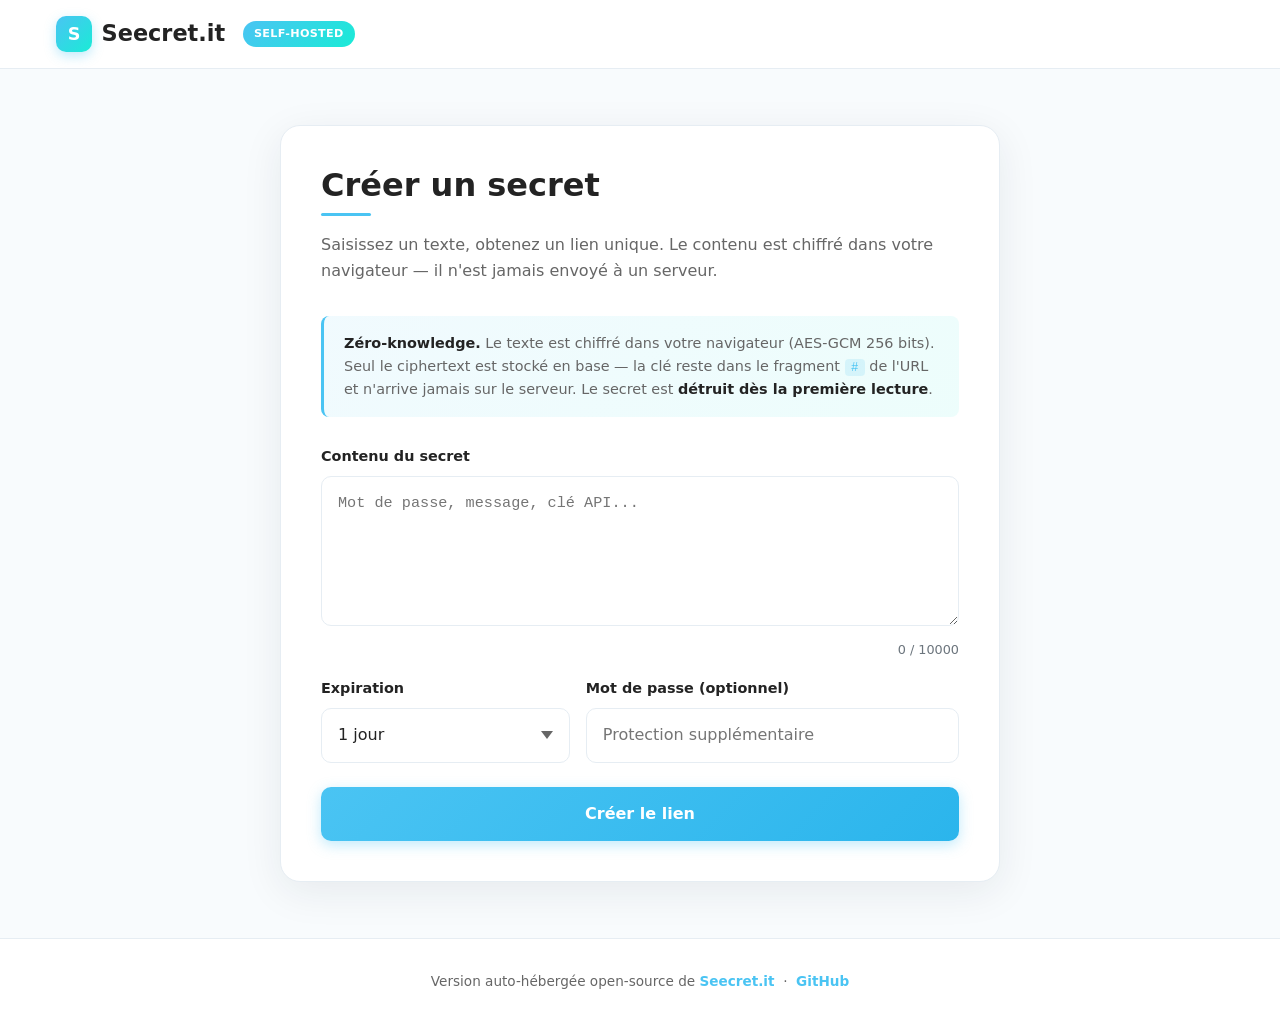
<file: index.html>
<!DOCTYPE html>
<html lang="fr">
<head>
  <meta charset="UTF-8">
  <meta name="viewport" content="width=device-width, initial-scale=1.0">
  <title>Seecret.it - Version auto-hébergée</title>
  <meta name="description" content="Version open-source minimaliste de Seecret.it : partagez du texte chiffré via un lien. Tout reste côté client (AES-GCM, Web Crypto API).">
  <meta name="referrer" content="no-referrer">
  <meta http-equiv="Content-Security-Policy" content="default-src 'self'; script-src 'self'; style-src 'self' 'unsafe-inline'; img-src 'self' data:; connect-src 'self'; font-src 'self' data:; frame-ancestors 'none'; base-uri 'self'; form-action 'self'">
  <link rel="stylesheet" href="css/bootstrap.min.css">
  <link rel="stylesheet" href="css/sweetalert.css">
  <link rel="stylesheet" href="css/style.css?v=2">
</head>
<body>
  <nav class="navbar-custom">
    <div class="container">
      <a href="index.html" class="navbar-brand-custom">
        <span class="logo-icon">S</span>
        Seecret.it
        <span class="badge-custom">Self-hosted</span>
      </a>
    </div>
  </nav>

  <main class="main-container">
    <div class="card-secret">
      <h1>Créer un secret</h1>
      <p class="subtitle">Saisissez un texte, obtenez un lien unique. Le contenu est chiffré dans votre navigateur — il n'est jamais envoyé à un serveur.</p>

      <div class="info-banner">
        <strong>Zéro-knowledge.</strong> Le texte est chiffré dans votre navigateur (AES-GCM 256 bits). Seul le ciphertext est stocké en base — la clé reste dans le fragment <code>#</code> de l'URL et n'arrive jamais sur le serveur. Le secret est <strong>détruit dès la première lecture</strong>.
      </div>

      <form id="create-form">
        <div class="mb-3">
          <label class="form-label-custom" for="secret-input">Contenu du secret</label>
          <textarea
            id="secret-input"
            class="form-control-custom"
            placeholder="Mot de passe, message, clé API..."
            maxlength="10000"
            required></textarea>
          <small id="char-counter" class="text-muted">0 / 10000</small>
        </div>

        <div class="options-row">
          <div>
            <label class="form-label-custom" for="expires-select">Expiration</label>
            <select id="expires-select" class="form-control-custom">
              <option value="300">5 minutes</option>
              <option value="3600">1 heure</option>
              <option value="86400" selected>1 jour</option>
              <option value="604800">7 jours</option>
              <option value="2592000">30 jours</option>
            </select>
          </div>
          <div>
            <label class="form-label-custom" for="password-input">Mot de passe (optionnel)</label>
            <input
              type="password"
              id="password-input"
              class="form-control-custom"
              placeholder="Protection supplémentaire"
              autocomplete="new-password">
          </div>
        </div>

        <button type="submit" id="submit-btn" class="btn-primary-custom">Créer le lien</button>
      </form>
    </div>
  </main>

  <footer class="footer-custom">
    Version auto-hébergée open-source de
    <a href="https://seecret.it" target="_blank" rel="noopener">Seecret.it</a>
    &nbsp;·&nbsp;
    <a href="https://github.com/Seecret-it/seecret.it" target="_blank" rel="noopener">GitHub</a>
  </footer>

  <script src="js/sweetalert.js"></script>
  <script src="js/crypto.js?v=2"></script>
  <script src="js/app.js?v=2"></script>
</body>
</html>
</file>
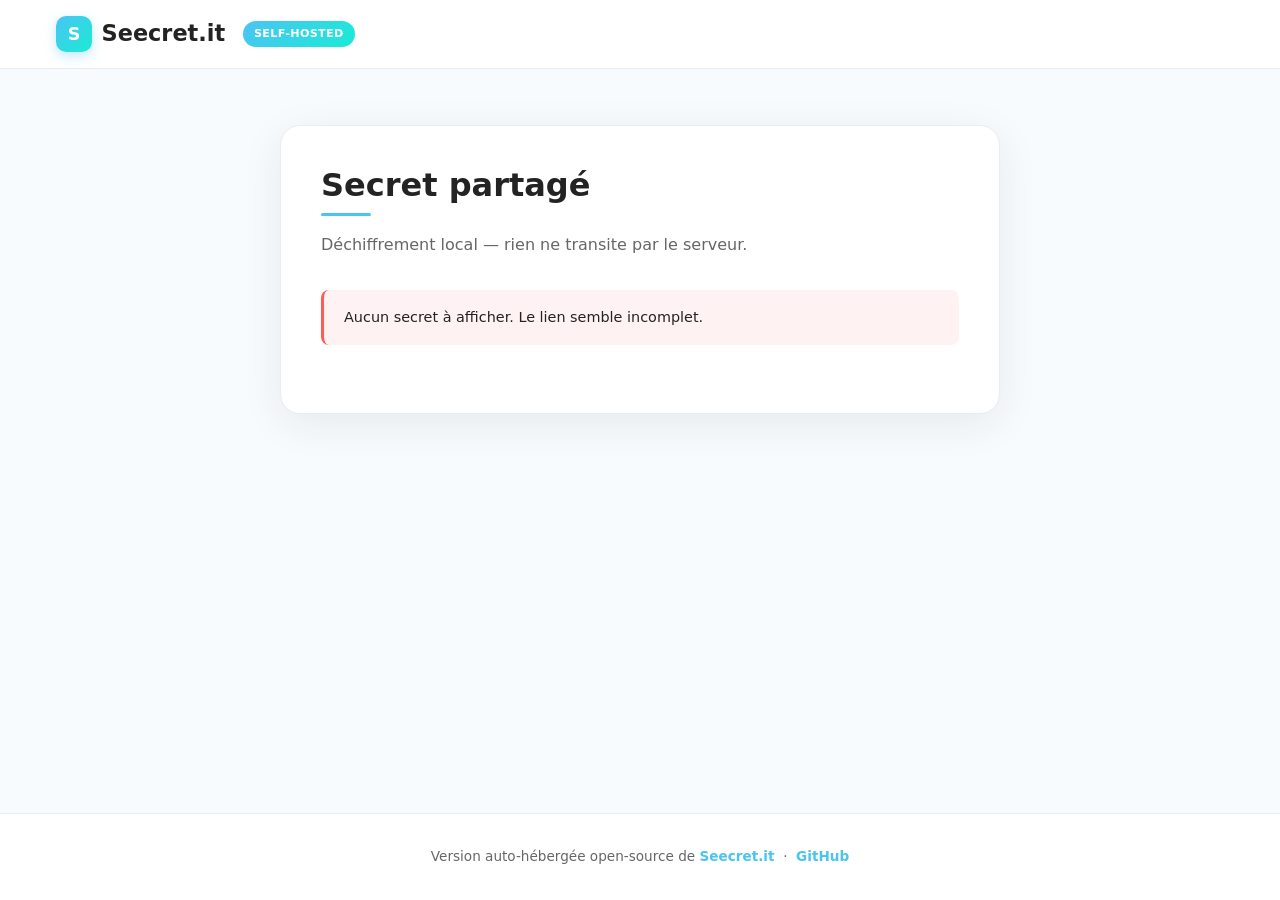
<file: view.html>
<!DOCTYPE html>
<html lang="fr">
<head>
  <meta charset="UTF-8">
  <meta name="viewport" content="width=device-width, initial-scale=1.0">
  <title>Lire un secret - Seecret.it</title>
  <meta name="description" content="Lecture d'un secret chiffré côté client. Version open-source de Seecret.it.">
  <meta name="referrer" content="no-referrer">
  <meta http-equiv="Content-Security-Policy" content="default-src 'self'; script-src 'self'; style-src 'self' 'unsafe-inline'; img-src 'self' data:; connect-src 'self'; font-src 'self' data:; frame-ancestors 'none'; base-uri 'self'; form-action 'self'">
  <link rel="stylesheet" href="css/bootstrap.min.css">
  <link rel="stylesheet" href="css/sweetalert.css">
  <link rel="stylesheet" href="css/style.css?v=2">
</head>
<body>
  <nav class="navbar-custom">
    <div class="container">
      <a href="index.html" class="navbar-brand-custom">
        <span class="logo-icon">S</span>
        Seecret.it
        <span class="badge-custom">Self-hosted</span>
      </a>
    </div>
  </nav>

  <main class="main-container">
    <div class="card-secret">
      <h1>Secret partagé</h1>
      <p class="subtitle">Déchiffrement local — rien ne transite par le serveur.</p>

      <div id="gate" class="gate-box">
        <div class="gate-icon" aria-hidden="true">
          <svg xmlns="http://www.w3.org/2000/svg" width="48" height="48" viewBox="0 0 24 24" fill="none" stroke="currentColor" stroke-width="2" stroke-linecap="round" stroke-linejoin="round"><rect x="3" y="11" width="18" height="11" rx="2" ry="2"/><path d="M7 11V7a5 5 0 0 1 10 0v4"/></svg>
        </div>
        <h2 class="gate-title">Un secret vous attend</h2>
        <p class="gate-subtitle">Attention : le secret sera <strong>détruit dès cette lecture</strong>. Copiez-le ailleurs si vous voulez le conserver.</p>
        <label class="gate-confirm">
          <input type="checkbox" id="not-robot-check">
          <span>Je ne suis pas un robot</span>
        </label>
        <button type="button" id="reveal-btn" class="btn-primary-custom" disabled>Voir le secret</button>
      </div>

      <div id="loading" class="info-banner" style="display:none;">Récupération et déchiffrement…</div>

      <div id="error" class="info-banner" style="display:none; border-left-color: var(--color-danger); background: rgba(255, 91, 87, 0.08); color: var(--color-heading);"></div>

      <div id="secret-box" style="display:none;">
        <div class="info-banner" style="border-left-color: var(--color-success); background: rgba(26, 235, 214, 0.08);">
          <strong>Secret détruit.</strong> Ce contenu n'est plus disponible côté serveur — copiez-le maintenant si nécessaire.
        </div>
        <div id="secret-content" class="secret-view"></div>
        <div class="result-actions">
          <button type="button" id="copy-secret-btn" class="btn-primary-custom" style="width:auto;">Copier</button>
          <a href="index.html" class="btn-secondary-custom" style="text-decoration:none;">Créer un secret</a>
        </div>
      </div>
    </div>
  </main>

  <footer class="footer-custom">
    Version auto-hébergée open-source de
    <a href="https://seecret.it" target="_blank" rel="noopener">Seecret.it</a>
    &nbsp;·&nbsp;
    <a href="https://github.com/Seecret-it/seecret.it" target="_blank" rel="noopener">GitHub</a>
  </footer>

  <script src="js/sweetalert.js"></script>
  <script src="js/crypto.js?v=2"></script>
  <script src="js/view.js?v=2"></script>
</body>
</html>
</file>
<file: css/sweetalert.css>
:root{--swal2-outline:0 0 0 3px rgba(100,150,200,.5);--swal2-container-padding:.625em;--swal2-backdrop:rgba(0,0,0,.4);--swal2-backdrop-transition:background-color .1s;--swal2-width:32em;--swal2-padding:0 0 1.25em;--swal2-border:none;--swal2-border-radius:.3125rem;--swal2-background:white;--swal2-color:#545454;--swal2-footer-border-color:#eee;--swal2-show-animation:swal2-show .3s;--swal2-hide-animation:swal2-hide .15s forwards;--swal2-icon-zoom:1;--swal2-icon-animations:true;--swal2-title-padding:.8em 1em 0;--swal2-html-container-padding:1em 1.6em .3em;--swal2-input-border-radius:.1875em;--swal2-input-box-shadow:inset 0 1px 1px rgba(0,0,0,.06),0 0 0 3px transparent;--swal2-input-background:transparent;--swal2-input-transition:border-color .1s,box-shadow .1s;--swal2-progress-step-background:#add8e6;--swal2-validation-message-background:#f0f0f0;--swal2-validation-message-color:#666;--swal2-close-button-position:initial;--swal2-close-button-inset:auto;--swal2-close-button-font-size:2.5em;--swal2-close-button-color:#ccc;--swal2-close-button-transition:color .1s,box-shadow .1s;--swal2-close-button-outline:initial;--swal2-close-button-box-shadow:inset 0 0 0 3px transparent;--swal2-close-button-focus-box-shadow:inset var(--swal2-outline);--swal2-close-button-hover-transform:none;--swal2-button-darken-hover:rgba(0,0,0,.1);--swal2-button-darken-active:rgba(0,0,0,.2);--swal2-button-transition:box-shadow .1s;--swal2-confirm-button-border:0;--swal2-confirm-button-border-radius:.25em;--swal2-confirm-button-background-color:#57c8f4;--swal2-deny-button-border:0;--swal2-deny-button-border-radius:.25em;--swal2-deny-button-background-color:#dc3741;--swal2-cancel-button-border:0;--swal2-cancel-button-border-radius:.25em;--swal2-cancel-button-background-color:#6e7881;--swal2-toast-show-animation:swal2-toast-show .5s;--swal2-toast-hide-animation:swal2-toast-hide .1s forwards;--swal2-toast-border:none;--swal2-toast-box-shadow:0 0 1px hsl(0deg 0% 0% / .075),0 1px 2px hsl(0deg 0% 0% / .075),1px 2px 4px hsl(0deg 0% 0% / .075),1px 3px 8px hsl(0deg 0% 0% / .075),2px 4px 16px hsl(0deg 0% 0% / .075)}[data-swal2-theme=dark]{--swal2-dark-theme-black:#19191a;--swal2-dark-theme-white:#e1e1e1;--swal2-background:var(--swal2-dark-theme-black);--swal2-color:var(--swal2-dark-theme-white);--swal2-footer-border-color:#555;--swal2-input-background:color-mix(in srgb,var(--swal2-dark-theme-black),var(--swal2-dark-theme-white) 10%);--swal2-validation-message-background:color-mix(in srgb,var(--swal2-dark-theme-black),var(--swal2-dark-theme-white) 10%);--swal2-validation-message-color:var(--swal2-dark-theme-white)}@media(prefers-color-scheme:dark){[data-swal2-theme=auto]{--swal2-dark-theme-black:#19191a;--swal2-dark-theme-white:#e1e1e1;--swal2-background:var(--swal2-dark-theme-black);--swal2-color:var(--swal2-dark-theme-white);--swal2-footer-border-color:#555;--swal2-input-background:color-mix(in srgb,var(--swal2-dark-theme-black),var(--swal2-dark-theme-white) 10%);--swal2-validation-message-background:color-mix(in srgb,var(--swal2-dark-theme-black),var(--swal2-dark-theme-white) 10%);--swal2-validation-message-color:var(--swal2-dark-theme-white)}}body.swal2-shown:not(.swal2-no-backdrop,.swal2-toast-shown){overflow:hidden}body.swal2-no-backdrop .swal2-container{background-color:rgba(0,0,0,0)!important;pointer-events:none}body.swal2-no-backdrop .swal2-container .swal2-popup{pointer-events:all}body.swal2-no-backdrop .swal2-container .swal2-modal{box-shadow:0 0 10px var(--swal2-backdrop)}body.swal2-toast-shown .swal2-container{box-sizing:border-box;width:360px;max-width:100%;background-color:rgba(0,0,0,0);pointer-events:none}body.swal2-toast-shown .swal2-container.swal2-top{inset:0 auto auto 50%;transform:translateX(-50%)}body.swal2-toast-shown .swal2-container.swal2-top-end,body.swal2-toast-shown .swal2-container.swal2-top-right{inset:0 0 auto auto}body.swal2-toast-shown .swal2-container.swal2-top-start,body.swal2-toast-shown .swal2-container.swal2-top-left{inset:0 auto auto 0}body.swal2-toast-shown .swal2-container.swal2-center-start,body.swal2-toast-shown .swal2-container.swal2-center-left{inset:50% auto auto 0;transform:translateY(-50%)}body.swal2-toast-shown .swal2-container.swal2-center{inset:50% auto auto 50%;transform:translate(-50%,-50%)}body.swal2-toast-shown .swal2-container.swal2-center-end,body.swal2-toast-shown .swal2-container.swal2-center-right{inset:50% 0 auto auto;transform:translateY(-50%)}body.swal2-toast-shown .swal2-container.swal2-bottom-start,body.swal2-toast-shown .swal2-container.swal2-bottom-left{inset:auto auto 0 0}body.swal2-toast-shown .swal2-container.swal2-bottom{inset:auto auto 0 50%;transform:translateX(-50%)}body.swal2-toast-shown .swal2-container.swal2-bottom-end,body.swal2-toast-shown .swal2-container.swal2-bottom-right{inset:auto 0 0 auto}@media print{body.swal2-shown:not(.swal2-no-backdrop,.swal2-toast-shown){overflow-y:scroll!important}body.swal2-shown:not(.swal2-no-backdrop,.swal2-toast-shown)>[aria-hidden=true]{display:none}body.swal2-shown:not(.swal2-no-backdrop,.swal2-toast-shown) .swal2-container{position:static!important}}div:where(.swal2-container){display:grid;position:fixed;z-index:1060;inset:0;box-sizing:border-box;grid-template-areas:"top-start top top-end" "center-start center center-end" "bottom-start bottom-center bottom-end";grid-template-rows:minmax(min-content,auto) minmax(min-content,auto) minmax(min-content,auto);height:100%;padding:var(--swal2-container-padding);overflow-x:hidden;transition:var(--swal2-backdrop-transition);-webkit-overflow-scrolling:touch}div:where(.swal2-container).swal2-backdrop-show,div:where(.swal2-container).swal2-noanimation{background:var(--swal2-backdrop)}div:where(.swal2-container).swal2-backdrop-hide{background:rgba(0,0,0,0)!important}div:where(.swal2-container).swal2-top-start,div:where(.swal2-container).swal2-center-start,div:where(.swal2-container).swal2-bottom-start{grid-template-columns:minmax(0,1fr) auto auto}div:where(.swal2-container).swal2-top,div:where(.swal2-container).swal2-center,div:where(.swal2-container).swal2-bottom{grid-template-columns:auto minmax(0,1fr) auto}div:where(.swal2-container).swal2-top-end,div:where(.swal2-container).swal2-center-end,div:where(.swal2-container).swal2-bottom-end{grid-template-columns:auto auto minmax(0,1fr)}div:where(.swal2-container).swal2-top-start>.swal2-popup{align-self:start}div:where(.swal2-container).swal2-top>.swal2-popup{grid-column:2;place-self:start center}div:where(.swal2-container).swal2-top-end>.swal2-popup,div:where(.swal2-container).swal2-top-right>.swal2-popup{grid-column:3;place-self:start end}div:where(.swal2-container).swal2-center-start>.swal2-popup,div:where(.swal2-container).swal2-center-left>.swal2-popup{grid-row:2;align-self:center}div:where(.swal2-container).swal2-center>.swal2-popup{grid-column:2;grid-row:2;place-self:center center}div:where(.swal2-container).swal2-center-end>.swal2-popup,div:where(.swal2-container).swal2-center-right>.swal2-popup{grid-column:3;grid-row:2;place-self:center end}div:where(.swal2-container).swal2-bottom-start>.swal2-popup,div:where(.swal2-container).swal2-bottom-left>.swal2-popup{grid-column:1;grid-row:3;align-self:end}div:where(.swal2-container).swal2-bottom>.swal2-popup{grid-column:2;grid-row:3;place-self:end center}div:where(.swal2-container).swal2-bottom-end>.swal2-popup,div:where(.swal2-container).swal2-bottom-right>.swal2-popup{grid-column:3;grid-row:3;place-self:end end}div:where(.swal2-container).swal2-grow-row>.swal2-popup,div:where(.swal2-container).swal2-grow-fullscreen>.swal2-popup{grid-column:1/4;width:100%}div:where(.swal2-container).swal2-grow-column>.swal2-popup,div:where(.swal2-container).swal2-grow-fullscreen>.swal2-popup{grid-row:1/4;align-self:stretch}div:where(.swal2-container).swal2-no-transition{transition:none!important}div:where(.swal2-container)[popover]{width:auto;border:0}div:where(.swal2-container) div:where(.swal2-popup){display:none;position:relative;box-sizing:border-box;grid-template-columns:minmax(0,100%);width:var(--swal2-width);max-width:100%;padding:var(--swal2-padding);border:var(--swal2-border);border-radius:var(--swal2-border-radius);background:var(--swal2-background);color:var(--swal2-color);font-family:inherit;font-size:1rem;container-name:swal2-popup}div:where(.swal2-container) div:where(.swal2-popup):focus{outline:none}div:where(.swal2-container) div:where(.swal2-popup).swal2-loading{overflow-y:hidden}div:where(.swal2-container) div:where(.swal2-popup).swal2-draggable{cursor:grab}div:where(.swal2-container) div:where(.swal2-popup).swal2-draggable div:where(.swal2-icon){cursor:grab}div:where(.swal2-container) div:where(.swal2-popup).swal2-dragging{cursor:grabbing}div:where(.swal2-container) div:where(.swal2-popup).swal2-dragging div:where(.swal2-icon){cursor:grabbing}div:where(.swal2-container) h2:where(.swal2-title){position:relative;max-width:100%;margin:0;padding:var(--swal2-title-padding);color:inherit;font-size:1.875em;font-weight:600;text-align:center;text-transform:none;word-wrap:break-word;cursor:initial}div:where(.swal2-container) div:where(.swal2-actions){display:flex;z-index:1;box-sizing:border-box;flex-wrap:wrap;align-items:center;justify-content:center;width:auto;margin:1.25em auto 0;padding:0}div:where(.swal2-container) div:where(.swal2-actions):not(.swal2-loading) .swal2-styled[disabled]{opacity:.4}div:where(.swal2-container) div:where(.swal2-actions):not(.swal2-loading) .swal2-styled:hover{background-image:linear-gradient(var(--swal2-button-darken-hover),var(--swal2-button-darken-hover))}div:where(.swal2-container) div:where(.swal2-actions):not(.swal2-loading) .swal2-styled:active{background-image:linear-gradient(var(--swal2-button-darken-active),var(--swal2-button-darken-active))}div:where(.swal2-container) div:where(.swal2-loader){display:none;align-items:center;justify-content:center;width:2.2em;height:2.2em;margin:0 1.875em;animation:swal2-rotate-loading 1.5s linear 0s infinite normal;border-width:.25em;border-style:solid;border-radius:100%;border-color:#2778c4 rgba(0,0,0,0) #2778c4 rgba(0,0,0,0)}div:where(.swal2-container) button:where(.swal2-styled){margin:.3125em;padding:.625em 1.1em;transition:var(--swal2-button-transition);box-shadow:0 0 0 3px rgba(0,0,0,0);font-weight:500}div:where(.swal2-container) button:where(.swal2-styled):not([disabled]){cursor:pointer}div:where(.swal2-container) button:where(.swal2-styled):where(.swal2-confirm){border:var(--swal2-confirm-button-border);border-radius:var(--swal2-confirm-button-border-radius);background:initial;background-color:var(--swal2-confirm-button-background-color);color:#fff;font-size:1em}div:where(.swal2-container) button:where(.swal2-styled):where(.swal2-deny){border:var(--swal2-deny-button-border);border-radius:var(--swal2-deny-button-border-radius);background:initial;background-color:var(--swal2-deny-button-background-color);color:#fff;font-size:1em}div:where(.swal2-container) button:where(.swal2-styled):where(.swal2-cancel){border:var(--swal2-cancel-button-border);border-radius:var(--swal2-cancel-button-border-radius);background:initial;background-color:var(--swal2-cancel-button-background-color);color:#fff;font-size:1em}div:where(.swal2-container) button:where(.swal2-styled):focus-visible{outline:none;box-shadow:var(--swal2-action-button-outline)}div:where(.swal2-container) button:where(.swal2-styled)::-moz-focus-inner{border:0}div:where(.swal2-container) div:where(.swal2-footer){margin:1em 0 0;padding:1em 1em 0;border-top:1px solid var(--swal2-footer-border-color);color:inherit;font-size:1em;text-align:center;cursor:initial}div:where(.swal2-container) .swal2-timer-progress-bar-container{position:absolute;right:0;bottom:0;left:0;grid-column:auto!important;overflow:hidden;border-bottom-right-radius:var(--swal2-border-radius);border-bottom-left-radius:var(--swal2-border-radius)}div:where(.swal2-container) div:where(.swal2-timer-progress-bar){width:100%;height:.25em;background:rgba(0,0,0,.2)}div:where(.swal2-container) img:where(.swal2-image){max-width:100%;margin:2em auto 1em;cursor:initial}div:where(.swal2-container) button:where(.swal2-close){position:var(--swal2-close-button-position);inset:var(--swal2-close-button-inset);z-index:2;align-items:center;justify-content:center;width:1.2em;height:1.2em;margin-top:0;margin-right:0;margin-bottom:-1.2em;padding:0;overflow:hidden;transition:var(--swal2-close-button-transition);border:none;border-radius:var(--swal2-border-radius);outline:var(--swal2-close-button-outline);background:rgba(0,0,0,0);color:var(--swal2-close-button-color);font-family:monospace;font-size:var(--swal2-close-button-font-size);cursor:pointer;justify-self:end}div:where(.swal2-container) button:where(.swal2-close):hover{transform:var(--swal2-close-button-hover-transform);background:rgba(0,0,0,0);color:#f27474}div:where(.swal2-container) button:where(.swal2-close):focus-visible{outline:none;box-shadow:var(--swal2-close-button-focus-box-shadow)}div:where(.swal2-container) button:where(.swal2-close)::-moz-focus-inner{border:0}div:where(.swal2-container) div:where(.swal2-html-container){z-index:1;justify-content:center;margin:0;padding:var(--swal2-html-container-padding);overflow:auto;color:inherit;font-weight:normal;line-height:normal;text-align:center;word-wrap:break-word;word-break:break-word;cursor:initial}div:where(.swal2-container) input:where(.swal2-input),div:where(.swal2-container) input:where(.swal2-file),div:where(.swal2-container) textarea:where(.swal2-textarea),div:where(.swal2-container) select:where(.swal2-select),div:where(.swal2-container) div:where(.swal2-radio),div:where(.swal2-container) label:where(.swal2-checkbox){margin:1em 2em 3px}div:where(.swal2-container) input:where(.swal2-input),div:where(.swal2-container) input:where(.swal2-file),div:where(.swal2-container) textarea:where(.swal2-textarea){box-sizing:border-box;width:auto;transition:var(--swal2-input-transition);border:1px solid #d9d9d9;border-radius:var(--swal2-input-border-radius);background:var(--swal2-input-background);box-shadow:var(--swal2-input-box-shadow);color:inherit;font-size:1.125em}div:where(.swal2-container) input:where(.swal2-input).swal2-inputerror,div:where(.swal2-container) input:where(.swal2-file).swal2-inputerror,div:where(.swal2-container) textarea:where(.swal2-textarea).swal2-inputerror{border-color:#f27474!important;box-shadow:0 0 2px #f27474!important}div:where(.swal2-container) input:where(.swal2-input):focus,div:where(.swal2-container) input:where(.swal2-file):focus,div:where(.swal2-container) textarea:where(.swal2-textarea):focus{border:1px solid #b4dbed;outline:none;box-shadow:inset 0 1px 1px rgba(0,0,0,.06),0 0 0 3px rgba(100,150,200,.5)}div:where(.swal2-container) input:where(.swal2-input)::placeholder,div:where(.swal2-container) input:where(.swal2-file)::placeholder,div:where(.swal2-container) textarea:where(.swal2-textarea)::placeholder{color:#ccc}div:where(.swal2-container) .swal2-range{margin:1em 2em 3px;background:var(--swal2-background)}div:where(.swal2-container) .swal2-range input{width:80%}div:where(.swal2-container) .swal2-range output{width:20%;color:inherit;font-weight:600;text-align:center}div:where(.swal2-container) .swal2-range input,div:where(.swal2-container) .swal2-range output{height:2.625em;padding:0;font-size:1.125em;line-height:2.625em}div:where(.swal2-container) .swal2-input{height:2.625em;padding:0 .75em}div:where(.swal2-container) .swal2-file{width:75%;margin-right:auto;margin-left:auto;background:var(--swal2-input-background);font-size:1.125em}div:where(.swal2-container) .swal2-textarea{height:6.75em;padding:.75em}div:where(.swal2-container) .swal2-select{min-width:50%;max-width:100%;padding:.375em .625em;background:var(--swal2-input-background);color:inherit;font-size:1.125em}div:where(.swal2-container) .swal2-radio,div:where(.swal2-container) .swal2-checkbox{align-items:center;justify-content:center;background:var(--swal2-background);color:inherit}div:where(.swal2-container) .swal2-radio label,div:where(.swal2-container) .swal2-checkbox label{margin:0 .6em;font-size:1.125em}div:where(.swal2-container) .swal2-radio input,div:where(.swal2-container) .swal2-checkbox input{flex-shrink:0;margin:0 .4em}div:where(.swal2-container) label:where(.swal2-input-label){display:flex;justify-content:center;margin:1em auto 0}div:where(.swal2-container) div:where(.swal2-validation-message){align-items:center;justify-content:center;margin:1em 0 0;padding:.625em;overflow:hidden;background:var(--swal2-validation-message-background);color:var(--swal2-validation-message-color);font-size:1em;font-weight:300}div:where(.swal2-container) div:where(.swal2-validation-message)::before{content:"!";display:inline-block;width:1.5em;min-width:1.5em;height:1.5em;margin:0 .625em;border-radius:50%;background-color:#f27474;color:#fff;font-weight:600;line-height:1.5em;text-align:center}div:where(.swal2-container) .swal2-progress-steps{flex-wrap:wrap;align-items:center;max-width:100%;margin:1.25em auto;padding:0;background:rgba(0,0,0,0);font-weight:600}div:where(.swal2-container) .swal2-progress-steps li{display:inline-block;position:relative}div:where(.swal2-container) .swal2-progress-steps .swal2-progress-step{z-index:20;flex-shrink:0;width:2em;height:2em;border-radius:2em;background:#2778c4;color:#fff;line-height:2em;text-align:center}div:where(.swal2-container) .swal2-progress-steps .swal2-progress-step.swal2-active-progress-step{background:#2778c4}div:where(.swal2-container) .swal2-progress-steps .swal2-progress-step.swal2-active-progress-step~.swal2-progress-step{background:var(--swal2-progress-step-background);color:#fff}div:where(.swal2-container) .swal2-progress-steps .swal2-progress-step.swal2-active-progress-step~.swal2-progress-step-line{background:var(--swal2-progress-step-background)}div:where(.swal2-container) .swal2-progress-steps .swal2-progress-step-line{z-index:10;flex-shrink:0;width:2.5em;height:.4em;margin:0 -1px;background:#2778c4}div:where(.swal2-icon){position:relative;box-sizing:content-box;justify-content:center;width:5em;height:5em;margin:2.5em auto .6em;zoom:var(--swal2-icon-zoom);border:.25em solid rgba(0,0,0,0);border-radius:50%;border-color:#000;font-family:inherit;line-height:5em;cursor:default;user-select:none}div:where(.swal2-icon) .swal2-icon-content{display:flex;align-items:center;font-size:3.75em}div:where(.swal2-icon).swal2-error{border-color:#f27474;color:#f27474}div:where(.swal2-icon).swal2-error .swal2-x-mark{position:relative;flex-grow:1}div:where(.swal2-icon).swal2-error [class^=swal2-x-mark-line]{display:block;position:absolute;top:2.3125em;width:2.9375em;height:.3125em;border-radius:.125em;background-color:#f27474}div:where(.swal2-icon).swal2-error [class^=swal2-x-mark-line][class$=left]{left:1.0625em;transform:rotate(45deg)}div:where(.swal2-icon).swal2-error [class^=swal2-x-mark-line][class$=right]{right:1em;transform:rotate(-45deg)}@container swal2-popup style(--swal2-icon-animations:true){div:where(.swal2-icon).swal2-error.swal2-icon-show{animation:swal2-animate-error-icon .5s}div:where(.swal2-icon).swal2-error.swal2-icon-show .swal2-x-mark{animation:swal2-animate-error-x-mark .5s}}div:where(.swal2-icon).swal2-warning{border-color:#f8bb86;color:#f8bb86}@container swal2-popup style(--swal2-icon-animations:true){div:where(.swal2-icon).swal2-warning.swal2-icon-show{animation:swal2-animate-error-icon .5s}div:where(.swal2-icon).swal2-warning.swal2-icon-show .swal2-icon-content{animation:swal2-animate-i-mark .5s}}div:where(.swal2-icon).swal2-info{border-color:#3fc3ee;color:#3fc3ee}@container swal2-popup style(--swal2-icon-animations:true){div:where(.swal2-icon).swal2-info.swal2-icon-show{animation:swal2-animate-error-icon .5s}div:where(.swal2-icon).swal2-info.swal2-icon-show .swal2-icon-content{animation:swal2-animate-i-mark .8s}}div:where(.swal2-icon).swal2-question{border-color:#87adbd;color:#87adbd}@container swal2-popup style(--swal2-icon-animations:true){div:where(.swal2-icon).swal2-question.swal2-icon-show{animation:swal2-animate-error-icon .5s}div:where(.swal2-icon).swal2-question.swal2-icon-show .swal2-icon-content{animation:swal2-animate-question-mark .8s}}div:where(.swal2-icon).swal2-success{border-color:#a5dc86;color:#a5dc86}div:where(.swal2-icon).swal2-success [class^=swal2-success-circular-line]{position:absolute;width:3.75em;height:7.5em;border-radius:50%}div:where(.swal2-icon).swal2-success [class^=swal2-success-circular-line][class$=left]{top:-.4375em;left:-2.0635em;transform:rotate(-45deg);transform-origin:3.75em 3.75em;border-radius:7.5em 0 0 7.5em}div:where(.swal2-icon).swal2-success [class^=swal2-success-circular-line][class$=right]{top:-.6875em;left:1.875em;transform:rotate(-45deg);transform-origin:0 3.75em;border-radius:0 7.5em 7.5em 0}div:where(.swal2-icon).swal2-success .swal2-success-ring{position:absolute;z-index:2;top:-.25em;left:-.25em;box-sizing:content-box;width:100%;height:100%;border:.25em solid rgba(165,220,134,.3);border-radius:50%}div:where(.swal2-icon).swal2-success .swal2-success-fix{position:absolute;z-index:1;top:.5em;left:1.625em;width:.4375em;height:5.625em;transform:rotate(-45deg)}div:where(.swal2-icon).swal2-success [class^=swal2-success-line]{display:block;position:absolute;z-index:2;height:.3125em;border-radius:.125em;background-color:#a5dc86}div:where(.swal2-icon).swal2-success [class^=swal2-success-line][class$=tip]{top:2.875em;left:.8125em;width:1.5625em;transform:rotate(45deg)}div:where(.swal2-icon).swal2-success [class^=swal2-success-line][class$=long]{top:2.375em;right:.5em;width:2.9375em;transform:rotate(-45deg)}@container swal2-popup style(--swal2-icon-animations:true){div:where(.swal2-icon).swal2-success.swal2-icon-show .swal2-success-line-tip{animation:swal2-animate-success-line-tip .75s}div:where(.swal2-icon).swal2-success.swal2-icon-show .swal2-success-line-long{animation:swal2-animate-success-line-long .75s}div:where(.swal2-icon).swal2-success.swal2-icon-show .swal2-success-circular-line-right{animation:swal2-rotate-success-circular-line 4.25s ease-in}}[class^=swal2]{-webkit-tap-highlight-color:rgba(0,0,0,0)}.swal2-show{animation:var(--swal2-show-animation)}.swal2-hide{animation:var(--swal2-hide-animation)}.swal2-noanimation{transition:none}.swal2-scrollbar-measure{position:absolute;top:-9999px;width:50px;height:50px;overflow:scroll}.swal2-rtl .swal2-close{margin-right:initial;margin-left:0}.swal2-rtl .swal2-timer-progress-bar{right:0;left:auto}.swal2-toast{box-sizing:border-box;grid-column:1/4!important;grid-row:1/4!important;grid-template-columns:min-content auto min-content;padding:1em;overflow-y:hidden;border:var(--swal2-toast-border);background:var(--swal2-background);box-shadow:var(--swal2-toast-box-shadow);pointer-events:all}.swal2-toast>*{grid-column:2}.swal2-toast h2:where(.swal2-title){margin:.5em 1em;padding:0;font-size:1em;text-align:initial}.swal2-toast .swal2-loading{justify-content:center}.swal2-toast input:where(.swal2-input){height:2em;margin:.5em;font-size:1em}.swal2-toast .swal2-validation-message{font-size:1em}.swal2-toast div:where(.swal2-footer){margin:.5em 0 0;padding:.5em 0 0;font-size:.8em}.swal2-toast button:where(.swal2-close){grid-column:3/3;grid-row:1/99;align-self:center;width:.8em;height:.8em;margin:0;font-size:2em}.swal2-toast div:where(.swal2-html-container){margin:.5em 1em;padding:0;overflow:initial;font-size:1em;text-align:initial}.swal2-toast div:where(.swal2-html-container):empty{padding:0}.swal2-toast .swal2-loader{grid-column:1;grid-row:1/99;align-self:center;width:2em;height:2em;margin:.25em}.swal2-toast .swal2-icon{grid-column:1;grid-row:1/99;align-self:center;width:2em;min-width:2em;height:2em;margin:0 .5em 0 0}.swal2-toast .swal2-icon .swal2-icon-content{display:flex;align-items:center;font-size:1.8em;font-weight:bold}.swal2-toast .swal2-icon.swal2-success .swal2-success-ring{width:2em;height:2em}.swal2-toast .swal2-icon.swal2-error [class^=swal2-x-mark-line]{top:.875em;width:1.375em}.swal2-toast .swal2-icon.swal2-error [class^=swal2-x-mark-line][class$=left]{left:.3125em}.swal2-toast .swal2-icon.swal2-error [class^=swal2-x-mark-line][class$=right]{right:.3125em}.swal2-toast div:where(.swal2-actions){justify-content:flex-start;height:auto;margin:0;margin-top:.5em;padding:0 .5em}.swal2-toast button:where(.swal2-styled){margin:.25em .5em;padding:.4em .6em;font-size:1em}.swal2-toast .swal2-success{border-color:#a5dc86}.swal2-toast .swal2-success [class^=swal2-success-circular-line]{position:absolute;width:1.6em;height:3em;border-radius:50%}.swal2-toast .swal2-success [class^=swal2-success-circular-line][class$=left]{top:-.8em;left:-.5em;transform:rotate(-45deg);transform-origin:2em 2em;border-radius:4em 0 0 4em}.swal2-toast .swal2-success [class^=swal2-success-circular-line][class$=right]{top:-.25em;left:.9375em;transform-origin:0 1.5em;border-radius:0 4em 4em 0}.swal2-toast .swal2-success .swal2-success-ring{width:2em;height:2em}.swal2-toast .swal2-success .swal2-success-fix{top:0;left:.4375em;width:.4375em;height:2.6875em}.swal2-toast .swal2-success [class^=swal2-success-line]{height:.3125em}.swal2-toast .swal2-success [class^=swal2-success-line][class$=tip]{top:1.125em;left:.1875em;width:.75em}.swal2-toast .swal2-success [class^=swal2-success-line][class$=long]{top:.9375em;right:.1875em;width:1.375em}@container swal2-popup style(--swal2-icon-animations:true){.swal2-toast .swal2-success.swal2-icon-show .swal2-success-line-tip{animation:swal2-toast-animate-success-line-tip .75s}.swal2-toast .swal2-success.swal2-icon-show .swal2-success-line-long{animation:swal2-toast-animate-success-line-long .75s}}.swal2-toast.swal2-show{animation:var(--swal2-toast-show-animation)}.swal2-toast.swal2-hide{animation:var(--swal2-toast-hide-animation)}@keyframes swal2-show{0%{transform:scale(.7)}45%{transform:scale(1.05)}80%{transform:scale(.95)}100%{transform:scale(1)}}@keyframes swal2-hide{0%{transform:scale(1);opacity:1}100%{transform:scale(.5);opacity:0}}@keyframes swal2-animate-success-line-tip{0%{top:1.1875em;left:.0625em;width:0}54%{top:1.0625em;left:.125em;width:0}70%{top:2.1875em;left:-.375em;width:3.125em}84%{top:3em;left:1.3125em;width:1.0625em}100%{top:2.8125em;left:.8125em;width:1.5625em}}@keyframes swal2-animate-success-line-long{0%{top:3.375em;right:2.875em;width:0}65%{top:3.375em;right:2.875em;width:0}84%{top:2.1875em;right:0;width:3.4375em}100%{top:2.375em;right:.5em;width:2.9375em}}@keyframes swal2-rotate-success-circular-line{0%{transform:rotate(-45deg)}5%{transform:rotate(-45deg)}12%{transform:rotate(-405deg)}100%{transform:rotate(-405deg)}}@keyframes swal2-animate-error-x-mark{0%{margin-top:1.625em;transform:scale(.4);opacity:0}50%{margin-top:1.625em;transform:scale(.4);opacity:0}80%{margin-top:-.375em;transform:scale(1.15)}100%{margin-top:0;transform:scale(1);opacity:1}}@keyframes swal2-animate-error-icon{0%{transform:rotateX(100deg);opacity:0}100%{transform:rotateX(0deg);opacity:1}}@keyframes swal2-rotate-loading{0%{transform:rotate(0deg)}100%{transform:rotate(360deg)}}@keyframes swal2-animate-question-mark{0%{transform:rotateY(-360deg)}100%{transform:rotateY(0)}}@keyframes swal2-animate-i-mark{0%{transform:rotateZ(45deg);opacity:0}25%{transform:rotateZ(-25deg);opacity:.4}50%{transform:rotateZ(15deg);opacity:.8}75%{transform:rotateZ(-5deg);opacity:1}100%{transform:rotateX(0);opacity:1}}@keyframes swal2-toast-show{0%{transform:translateY(-.625em) rotateZ(2deg)}33%{transform:translateY(0) rotateZ(-2deg)}66%{transform:translateY(.3125em) rotateZ(2deg)}100%{transform:translateY(0) rotateZ(0deg)}}@keyframes swal2-toast-hide{100%{transform:rotateZ(1deg);opacity:0}}@keyframes swal2-toast-animate-success-line-tip{0%{top:.5625em;left:.0625em;width:0}54%{top:.125em;left:.125em;width:0}70%{top:.625em;left:-.25em;width:1.625em}84%{top:1.0625em;left:.75em;width:.5em}100%{top:1.125em;left:.1875em;width:.75em}}@keyframes swal2-toast-animate-success-line-long{0%{top:1.625em;right:1.375em;width:0}65%{top:1.25em;right:.9375em;width:0}84%{top:.9375em;right:0;width:1.125em}100%{top:.9375em;right:.1875em;width:1.375em}}
</file>
<file: css/style.css>
:root {
  --color-primary: #4ac4f3;
  --color-primary-dark: #2bb5ec;
  --color-secondary: #1aebd6;
  --color-dark: #1f2b38;
  --color-heading: #232323;
  --color-paragraph: #666666;
  --color-bg: #f8fbfd;
  --color-card: #ffffff;
  --color-border: #e6edf3;
  --color-success: #1aebd6;
  --color-danger: #ff5b57;
  --shadow-card: 0 10px 40px rgba(31, 43, 56, 0.08);
  --shadow-card-hover: 0 14px 50px rgba(74, 196, 243, 0.18);
}

* { box-sizing: border-box; }

body {
  background: var(--color-bg);
  color: var(--color-paragraph);
  font-family: "Inter", system-ui, -apple-system, "Segoe UI", Roboto, "Helvetica Neue", sans-serif;
  min-height: 100vh;
  display: flex;
  flex-direction: column;
  margin: 0;
  line-height: 1.6;
}

/* ============ Navbar ============ */
.navbar-custom {
  background: #ffffff;
  border-bottom: 1px solid var(--color-border);
  padding: 1rem 0;
  position: sticky;
  top: 0;
  z-index: 100;
}

.navbar-brand-custom {
  font-weight: 800;
  font-size: 1.4rem;
  color: var(--color-heading);
  text-decoration: none;
  display: inline-flex;
  align-items: center;
  gap: 0.6rem;
}

.navbar-brand-custom .logo-icon {
  width: 36px;
  height: 36px;
  background: linear-gradient(135deg, var(--color-primary) 0%, var(--color-secondary) 100%);
  border-radius: 10px;
  display: inline-flex;
  align-items: center;
  justify-content: center;
  color: white;
  font-size: 1.1rem;
  font-weight: 800;
  box-shadow: 0 4px 12px rgba(74, 196, 243, 0.35);
}

.badge-custom {
  display: inline-block;
  background: linear-gradient(135deg, var(--color-primary) 0%, var(--color-secondary) 100%);
  color: white;
  padding: 0.25rem 0.7rem;
  border-radius: 999px;
  font-size: 0.7rem;
  font-weight: 700;
  letter-spacing: 0.3px;
  margin-left: 0.5rem;
  text-transform: uppercase;
}

/* ============ Layout ============ */
.main-container {
  flex: 1;
  padding: 3.5rem 1rem;
}

.card-secret {
  background: var(--color-card);
  border: 1px solid var(--color-border);
  border-radius: 20px;
  padding: 2.5rem;
  box-shadow: var(--shadow-card);
  max-width: 720px;
  margin: 0 auto;
}

.card-secret h1 {
  font-size: 2rem;
  font-weight: 800;
  margin: 0 0 0.5rem 0;
  color: var(--color-heading);
  position: relative;
  padding-bottom: 0.75rem;
}

.card-secret h1::after {
  content: "";
  position: absolute;
  bottom: 0;
  left: 0;
  width: 50px;
  height: 3px;
  background: var(--color-primary);
  border-radius: 2px;
}

.card-secret .subtitle {
  color: var(--color-paragraph);
  margin: 1rem 0 2rem 0;
  font-size: 1rem;
}

/* ============ Form ============ */
.form-label-custom {
  display: block;
  font-weight: 600;
  margin-bottom: 0.5rem;
  font-size: 0.9rem;
  color: var(--color-heading);
}

.form-control-custom {
  width: 100%;
  background: #ffffff;
  border: 1px solid var(--color-border);
  border-radius: 10px;
  color: var(--color-heading);
  padding: 0.85rem 1rem;
  font-size: 1rem;
  font-family: inherit;
  transition: border-color 0.2s, box-shadow 0.2s;
}

.form-control-custom:focus {
  outline: none;
  border-color: var(--color-primary);
  box-shadow: 0 0 0 4px rgba(74, 196, 243, 0.18);
}

textarea.form-control-custom {
  resize: vertical;
  min-height: 150px;
  font-family: ui-monospace, "SF Mono", Menlo, Monaco, Consolas, monospace;
  font-size: 0.95rem;
}

#char-counter {
  display: block;
  margin-top: 0.4rem;
  font-size: 0.8rem;
  color: var(--color-paragraph);
  text-align: right;
}

.mb-3 { margin-bottom: 1.25rem; }

.options-row {
  display: grid;
  grid-template-columns: 1fr 1.5fr;
  gap: 1rem;
  margin-bottom: 1.5rem;
}

@media (max-width: 540px) {
  .options-row { grid-template-columns: 1fr; }
}

select.form-control-custom {
  appearance: none;
  background-image: url("data:image/svg+xml,%3Csvg xmlns='http://www.w3.org/2000/svg' width='12' height='8' viewBox='0 0 12 8'%3E%3Cpath fill='%23666' d='M6 8L0 0h12z'/%3E%3C/svg%3E");
  background-repeat: no-repeat;
  background-position: right 1rem center;
  padding-right: 2.5rem;
}

.info-banner code {
  background: rgba(74, 196, 243, 0.15);
  color: var(--color-primary);
  padding: 0.1rem 0.4rem;
  border-radius: 4px;
  font-size: 0.85em;
}

.btn-primary-custom:disabled {
  opacity: 0.6;
  cursor: not-allowed;
}

/* ============ Buttons ============ */
.btn-primary-custom {
  background: linear-gradient(135deg, var(--color-primary) 0%, var(--color-primary-dark) 100%);
  color: white;
  border: none;
  border-radius: 10px;
  padding: 0.9rem 1.75rem;
  font-weight: 700;
  font-size: 1rem;
  cursor: pointer;
  transition: transform 0.1s, box-shadow 0.2s, filter 0.2s;
  width: 100%;
  box-shadow: 0 4px 14px rgba(74, 196, 243, 0.35);
}

.btn-primary-custom:hover {
  filter: brightness(1.05);
  box-shadow: 0 6px 20px rgba(74, 196, 243, 0.5);
}

.btn-primary-custom:active { transform: scale(0.98); }

.btn-secondary-custom {
  background: #ffffff;
  color: var(--color-heading);
  border: 1px solid var(--color-border);
  border-radius: 10px;
  padding: 0.6rem 1.2rem;
  font-weight: 600;
  font-size: 0.95rem;
  cursor: pointer;
  transition: background 0.2s, border-color 0.2s;
  text-decoration: none;
  display: inline-block;
}

.btn-secondary-custom:hover {
  background: #f4f7fa;
  border-color: var(--color-primary);
  color: var(--color-primary);
}

/* ============ Result ============ */
.result-box {
  background: #f4fbfe;
  border: 1px solid rgba(74, 196, 243, 0.3);
  border-radius: 12px;
  padding: 1.25rem;
  margin-top: 1.75rem;
  display: none;
}

.result-box.visible {
  display: block;
  animation: slideIn 0.3s ease-out;
}

@keyframes slideIn {
  from { opacity: 0; transform: translateY(-8px); }
  to { opacity: 1; transform: translateY(0); }
}

.result-box input.form-control-custom {
  font-family: ui-monospace, "SF Mono", Menlo, monospace;
  font-size: 0.82rem;
  word-break: break-all;
}

.result-actions {
  display: flex;
  gap: 0.6rem;
  margin-top: 1rem;
  flex-wrap: wrap;
}

.result-actions .btn-primary-custom {
  width: auto;
  padding: 0.65rem 1.4rem;
  font-size: 0.95rem;
}

/* ============ Info Banner ============ */
.info-banner {
  background: linear-gradient(135deg, rgba(74, 196, 243, 0.08) 0%, rgba(26, 235, 214, 0.08) 100%);
  border-left: 3px solid var(--color-primary);
  border-radius: 8px;
  padding: 1rem 1.25rem;
  margin-bottom: 1.75rem;
  font-size: 0.9rem;
  color: var(--color-paragraph);
}

.info-banner strong { color: var(--color-heading); }

/* ============ Secret View ============ */
.secret-view {
  background: #f8fbfd;
  border: 1px solid var(--color-border);
  border-radius: 12px;
  padding: 1.5rem;
  white-space: pre-wrap;
  word-break: break-word;
  font-family: ui-monospace, "SF Mono", Menlo, Monaco, monospace;
  font-size: 0.95rem;
  color: var(--color-heading);
  max-height: 420px;
  overflow-y: auto;
  line-height: 1.5;
}

/* ============ Anti-bot gate ============ */
.gate-box {
  text-align: center;
  padding: 2rem 1rem 1rem;
}

.gate-icon {
  width: 80px;
  height: 80px;
  margin: 0 auto 1.25rem;
  background: linear-gradient(135deg, var(--color-primary) 0%, var(--color-secondary) 100%);
  border-radius: 50%;
  display: flex;
  align-items: center;
  justify-content: center;
  color: white;
  box-shadow: 0 8px 24px rgba(74, 196, 243, 0.35);
}

.gate-title {
  font-size: 1.4rem;
  font-weight: 700;
  color: var(--color-heading);
  margin: 0 0 0.5rem;
}

.gate-subtitle {
  color: var(--color-paragraph);
  margin: 0 0 1.75rem;
  font-size: 0.95rem;
}

.gate-confirm {
  display: inline-flex;
  align-items: center;
  gap: 0.6rem;
  background: #f4fbfe;
  border: 1px solid rgba(74, 196, 243, 0.3);
  border-radius: 10px;
  padding: 0.85rem 1.25rem;
  margin-bottom: 1.5rem;
  cursor: pointer;
  user-select: none;
  font-size: 0.95rem;
  color: var(--color-heading);
  transition: border-color 0.2s, background 0.2s;
}

.gate-confirm:hover {
  border-color: var(--color-primary);
  background: #ebf6fc;
}

.gate-confirm input[type="checkbox"] {
  width: 18px;
  height: 18px;
  accent-color: var(--color-primary);
  cursor: pointer;
}

.gate-box .btn-primary-custom {
  max-width: 280px;
  margin: 0 auto;
  display: block;
}

.gate-box .btn-primary-custom:disabled {
  opacity: 0.4;
  cursor: not-allowed;
  filter: grayscale(0.4);
  box-shadow: none;
}

.gate-box .btn-primary-custom:disabled:hover {
  filter: grayscale(0.4);
  box-shadow: none;
}

/* ============ Footer ============ */
.footer-custom {
  text-align: center;
  padding: 2rem 1rem;
  color: var(--color-paragraph);
  font-size: 0.85rem;
  border-top: 1px solid var(--color-border);
  background: #ffffff;
}

.footer-custom a {
  color: var(--color-primary);
  text-decoration: none;
  font-weight: 600;
}

.footer-custom a:hover {
  color: var(--color-primary-dark);
  text-decoration: underline;
}

/* ============ Responsive ============ */
@media (max-width: 600px) {
  .card-secret { padding: 1.75rem 1.25rem; }
  .card-secret h1 { font-size: 1.6rem; }
  .main-container { padding: 2rem 1rem; }
  .navbar-brand-custom { font-size: 1.2rem; }
}

/* ============ Container helper ============ */
.container {
  max-width: 1200px;
  margin: 0 auto;
  padding: 0 1rem;
}

/* ============ SweetAlert tweaks ============ */
.swal-button--confirm,
.swal2-confirm {
  background: var(--color-primary) !important;
}
</file>
